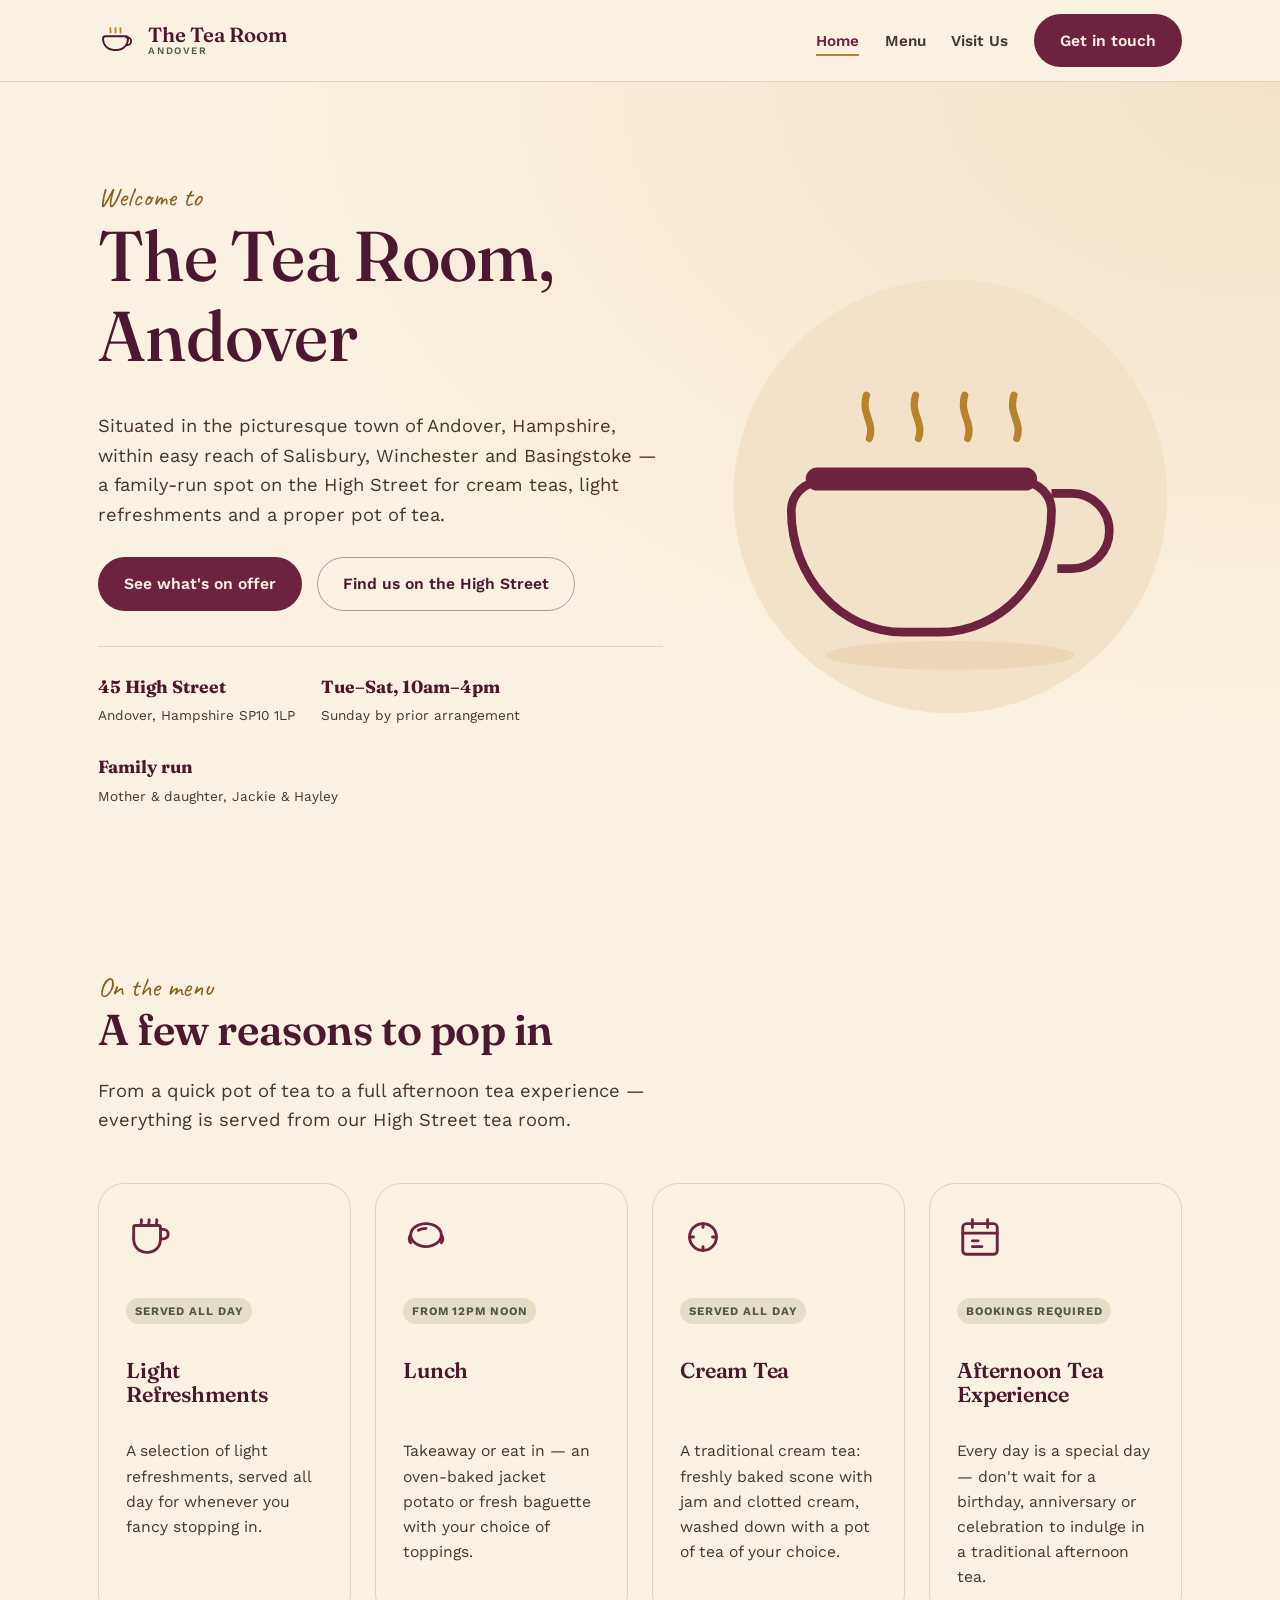
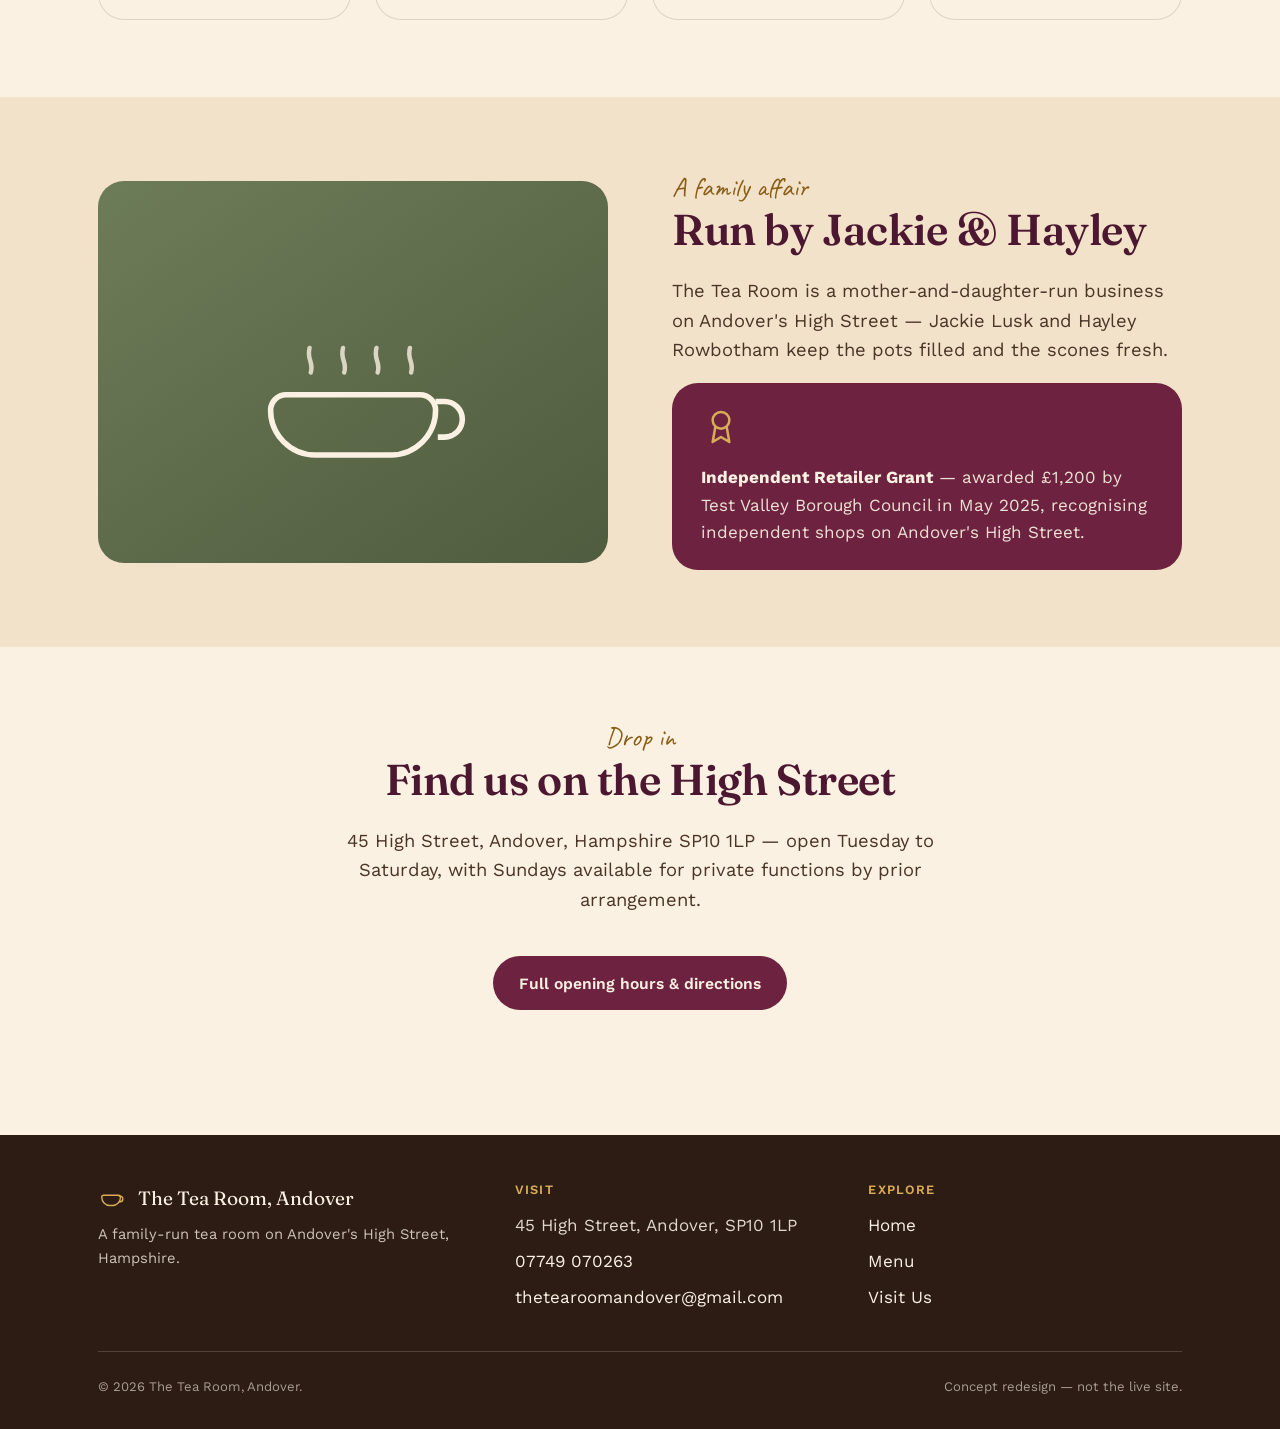
<file: index.html>
<!DOCTYPE html>
<html lang="en">
<head>
<meta charset="UTF-8" />
<meta name="viewport" content="width=device-width, initial-scale=1.0" />
<title>The Tea Room Andover | Traditional Tea Room, 45 High Street</title>
<meta name="description" content="The Tea Room Andover — a family-run tea room on Andover's High Street serving cream teas, light refreshments, lunch and a traditional afternoon tea experience." />
<link rel="icon" href="data:image/svg+xml,%3Csvg xmlns='http://www.w3.org/2000/svg' viewBox='0 0 64 64'%3E%3Crect width='64' height='64' rx='14' fill='%236d2340'/%3E%3Cpath d='M16 28h28a4 4 0 0 1 4 4c0 8-6 15-14 15H26c-8 0-14-7-14-15a4 4 0 0 1 4-4z' fill='none' stroke='%23fbf1e2' stroke-width='3'/%3E%3Cpath d='M44 30h3a5 5 0 0 1 0 10h-2' fill='none' stroke='%23fbf1e2' stroke-width='3'/%3E%3Cpath d='M22 22c1-3-1-4 0-7M30 22c1-3-1-4 0-7M38 22c1-3-1-4 0-7' fill='none' stroke='%23d9ac57' stroke-width='3' stroke-linecap='round'/%3E%3C/svg%3E" />
<link rel="preconnect" href="https://fonts.googleapis.com" />
<link rel="preconnect" href="https://fonts.gstatic.com" crossorigin />
<link href="https://fonts.googleapis.com/css2?family=Fraunces:opsz,wght@9..144,500;9..144,600&family=Caveat:wght@600&family=Work+Sans:wght@400;500;600;700&display=swap" rel="stylesheet" />
<link rel="stylesheet" href="css/styles.css" />
</head>
<body>

<header class="site-header">
  <div class="container">
    <a class="brand" href="index.html">
      <svg viewBox="0 0 64 64" fill="none" xmlns="http://www.w3.org/2000/svg" aria-hidden="true">
        <path d="M12 26h32a4 4 0 0 1 4 4c0 10-7.5 18-17 18h-6c-9.5 0-17-8-17-18a4 4 0 0 1 4-4z" stroke="currentColor" stroke-width="3"/>
        <path d="M44 28h3a6 6 0 0 1 0 12h-2" stroke="currentColor" stroke-width="3"/>
        <path d="M20 20c1-3-1-4 0-7M28 20c1-3-1-4 0-7M36 20c1-3-1-4 0-7" stroke="#b6842a" stroke-width="3" stroke-linecap="round"/>
      </svg>
      <span class="brand-text">The Tea Room<small>Andover</small></span>
    </a>
    <nav class="main-nav" data-open="false" aria-label="Primary">
      <ul>
        <li><a href="index.html" aria-current="page">Home</a></li>
        <li><a href="menu.html">Menu</a></li>
        <li><a href="contact.html">Visit Us</a></li>
      </ul>
      <div class="btn-wrap nav-cta">
        <a class="btn" href="contact.html">Get in touch</a>
      </div>
    </nav>
    <button class="nav-toggle" aria-label="Toggle menu" aria-expanded="false">
      <svg viewBox="0 0 24 24" fill="none" stroke="currentColor" stroke-width="2" stroke-linecap="round"><path d="M3 6h18M3 12h18M3 18h18"/></svg>
    </button>
  </div>
</header>

<main>
  <section class="hero">
    <div class="container">
      <div class="hero-copy" data-reveal>
        <span class="eyebrow">Welcome to</span>
        <h1>The Tea Room, Andover</h1>
        <p class="lede">Situated in the picturesque town of Andover, Hampshire, within easy reach of Salisbury, Winchester and Basingstoke — a family-run spot on the High Street for cream teas, light refreshments and a proper pot of tea.</p>
        <div class="hero-actions">
          <div class="btn-wrap"><a class="btn" href="menu.html">See what's on offer</a></div>
          <div class="btn-wrap"><a class="btn btn-secondary" href="contact.html">Find us on the High Street</a></div>
        </div>
        <div class="hero-facts">
          <div class="hero-fact">
            <strong>45 High Street</strong>
            <span>Andover, Hampshire SP10 1LP</span>
          </div>
          <div class="hero-fact">
            <strong>Tue&ndash;Sat, 10am&ndash;4pm</strong>
            <span>Sunday by prior arrangement</span>
          </div>
          <div class="hero-fact">
            <strong>Family run</strong>
            <span>Mother &amp; daughter, Jackie &amp; Hayley</span>
          </div>
        </div>
      </div>
      <div class="hero-art" data-reveal aria-hidden="true">
        <svg viewBox="0 0 320 320" fill="none" xmlns="http://www.w3.org/2000/svg">
          <circle cx="160" cy="160" r="150" fill="var(--cream-2)"/>
          <path d="M70 150h140a20 20 0 0 1 20 20c0 46-34 84-78 84h-24c-44 0-78-38-78-84a20 20 0 0 1 20-20z" stroke="var(--wine)" stroke-width="6"/>
          <path d="M230 158h14a26 26 0 0 1 0 52h-10" stroke="var(--wine)" stroke-width="6"/>
          <rect x="60" y="140" width="160" height="16" rx="8" fill="var(--wine)"/>
          <path d="M104 120c4-12-6-16-2-30M138 120c4-12-6-16-2-30M172 120c4-12-6-16-2-30M206 120c4-12-6-16-2-30" stroke="var(--gold)" stroke-width="5" stroke-linecap="round"/>
          <ellipse cx="160" cy="270" rx="86" ry="10" fill="var(--cream-3)"/>
        </svg>
      </div>
    </div>
  </section>

  <section aria-labelledby="offer-heading">
    <div class="container">
      <div class="section-head" data-reveal>
        <span class="eyebrow">On the menu</span>
        <h2 id="offer-heading">A few reasons to pop in</h2>
        <p class="lede">From a quick pot of tea to a full afternoon tea experience — everything is served from our High Street tea room.</p>
      </div>
      <div class="card-grid rows-4" data-reveal>
        <article class="card">
          <svg class="card-icon" viewBox="0 0 24 24" fill="none" stroke="currentColor" stroke-width="1.5" stroke-linecap="round" stroke-linejoin="round"><path d="M4 13c0 3.9 2.7 7 7 7s7-3.1 7-7"/><path d="M4 13V7a1 1 0 0 1 1-1h12a1 1 0 0 1 1 1v6"/><path d="M18 8h1.5a2.5 2.5 0 0 1 0 5H18"/><path d="M8 3c.5 1-.5 1.5 0 2.5M12 3c.5 1-.5 1.5 0 2.5M16 3c.5 1-.5 1.5 0 2.5"/></svg>
          <span class="tag">Served all day</span>
          <h3>Light Refreshments</h3>
          <p>A selection of light refreshments, served all day for whenever you fancy stopping in.</p>
        </article>
        <article class="card">
          <svg class="card-icon" viewBox="0 0 24 24" fill="none" stroke="currentColor" stroke-width="1.5" stroke-linecap="round" stroke-linejoin="round"><path d="M4 11c0-3.3 3.6-6 8-6s8 2.7 8 6-3.6 6-8 6-8-2.7-8-6z"/><path d="M4 11c-1 1-1 3 0 4M20 11c1 1 1 3 0 4"/><path d="M8 8.5c1.3-.7 2.7-1 4-1"/></svg>
          <span class="tag">From 12pm noon</span>
          <h3>Lunch</h3>
          <p>Takeaway or eat in — an oven-baked jacket potato or fresh baguette with your choice of toppings.</p>
        </article>
        <article class="card">
          <svg class="card-icon" viewBox="0 0 24 24" fill="none" stroke="currentColor" stroke-width="1.5" stroke-linecap="round" stroke-linejoin="round"><circle cx="12" cy="12" r="7"/><path d="M12 5v2M12 17v2M5 12h2M17 12h2"/></svg>
          <span class="tag">Served all day</span>
          <h3>Cream Tea</h3>
          <p>A traditional cream tea: freshly baked scone with jam and clotted cream, washed down with a pot of tea of your choice.</p>
        </article>
        <article class="card">
          <svg class="card-icon" viewBox="0 0 24 24" fill="none" stroke="currentColor" stroke-width="1.5" stroke-linecap="round" stroke-linejoin="round"><rect x="3" y="5" width="18" height="16" rx="2"/><path d="M3 10h18M8 3v4M16 3v4"/><path d="M8 14h3M8 17h5"/></svg>
          <span class="tag">Bookings required</span>
          <h3>Afternoon Tea Experience</h3>
          <p>Every day is a special day — don't wait for a birthday, anniversary or celebration to indulge in a traditional afternoon tea.</p>
        </article>
      </div>
    </div>
  </section>

  <section class="panel" aria-labelledby="about-heading">
    <div class="container">
      <div class="about-grid">
        <div class="about-art" data-reveal aria-hidden="true">
          <svg viewBox="0 0 200 200" fill="none" xmlns="http://www.w3.org/2000/svg">
            <path d="M40 120h120a14 14 0 0 1 14 14c0 22-18 40-40 40H66c-22 0-40-18-40-40a14 14 0 0 1 14-14z" stroke="currentColor" stroke-width="5"/>
            <path d="M174 126h8a16 16 0 0 1 0 32h-6" stroke="currentColor" stroke-width="5"/>
            <path d="M62 100c3-9-4-12-1-22M92 100c3-9-4-12-1-22M122 100c3-9-4-12-1-22M152 100c3-9-4-12-1-22" stroke="currentColor" stroke-width="4" stroke-linecap="round" opacity=".8"/>
          </svg>
        </div>
        <div data-reveal>
          <span class="eyebrow">A family affair</span>
          <h2 id="about-heading">Run by Jackie &amp; Hayley</h2>
          <p class="lede">The Tea Room is a mother-and-daughter-run business on Andover's High Street — Jackie Lusk and Hayley Rowbotham keep the pots filled and the scones fresh.</p>
          <div class="recognition" data-reveal>
            <svg viewBox="0 0 24 24" fill="none" stroke="currentColor" stroke-width="1.5" stroke-linecap="round" stroke-linejoin="round" aria-hidden="true"><circle cx="12" cy="8" r="5"/><path d="M8.5 12.5 7 21l5-3 5 3-1.5-8.5"/></svg>
            <p><strong>Independent Retailer Grant</strong> — awarded &pound;1,200 by Test Valley Borough Council in May 2025, recognising independent shops on Andover's High Street.</p>
          </div>
        </div>
      </div>
    </div>
  </section>

  <section aria-labelledby="visit-heading">
    <div class="container">
      <div class="section-head center" data-reveal>
        <span class="eyebrow">Drop in</span>
        <h2 id="visit-heading">Find us on the High Street</h2>
        <p class="lede" style="margin-inline:auto;">45 High Street, Andover, Hampshire SP10 1LP — open Tuesday to Saturday, with Sundays available for private functions by prior arrangement.</p>
        <div class="btn-wrap" style="margin-top:1.5rem;"><a class="btn" href="contact.html">Full opening hours &amp; directions</a></div>
      </div>
    </div>
  </section>
</main>

<footer class="site-footer">
  <div class="container">
    <div class="footer-grid">
      <div>
        <div class="footer-brand">
          <svg viewBox="0 0 64 64" fill="none" xmlns="http://www.w3.org/2000/svg" aria-hidden="true">
            <path d="M12 26h32a4 4 0 0 1 4 4c0 10-7.5 18-17 18h-6c-9.5 0-17-8-17-18a4 4 0 0 1 4-4z" stroke="currentColor" stroke-width="3"/>
            <path d="M44 28h3a6 6 0 0 1 0 12h-2" stroke="currentColor" stroke-width="3"/>
          </svg>
          The Tea Room, Andover
        </div>
        <p>A family-run tea room on Andover's High Street, Hampshire.</p>
      </div>
      <div>
        <h4>Visit</h4>
        <ul>
          <li>45 High Street, Andover, SP10 1LP</li>
          <li><a href="tel:07749070263">07749 070263</a></li>
          <li><a href="mailto:thetearoomandover@gmail.com">thetearoomandover@gmail.com</a></li>
        </ul>
      </div>
      <div>
        <h4>Explore</h4>
        <ul>
          <li><a href="index.html">Home</a></li>
          <li><a href="menu.html">Menu</a></li>
          <li><a href="contact.html">Visit Us</a></li>
        </ul>
      </div>
    </div>
    <div class="footer-bottom">
      <span>&copy; 2026 The Tea Room, Andover.</span>
      <span>Concept redesign — not the live site.</span>
    </div>
  </div>
</footer>

<script src="js/main.js"></script>
</body>
</html>
</file>
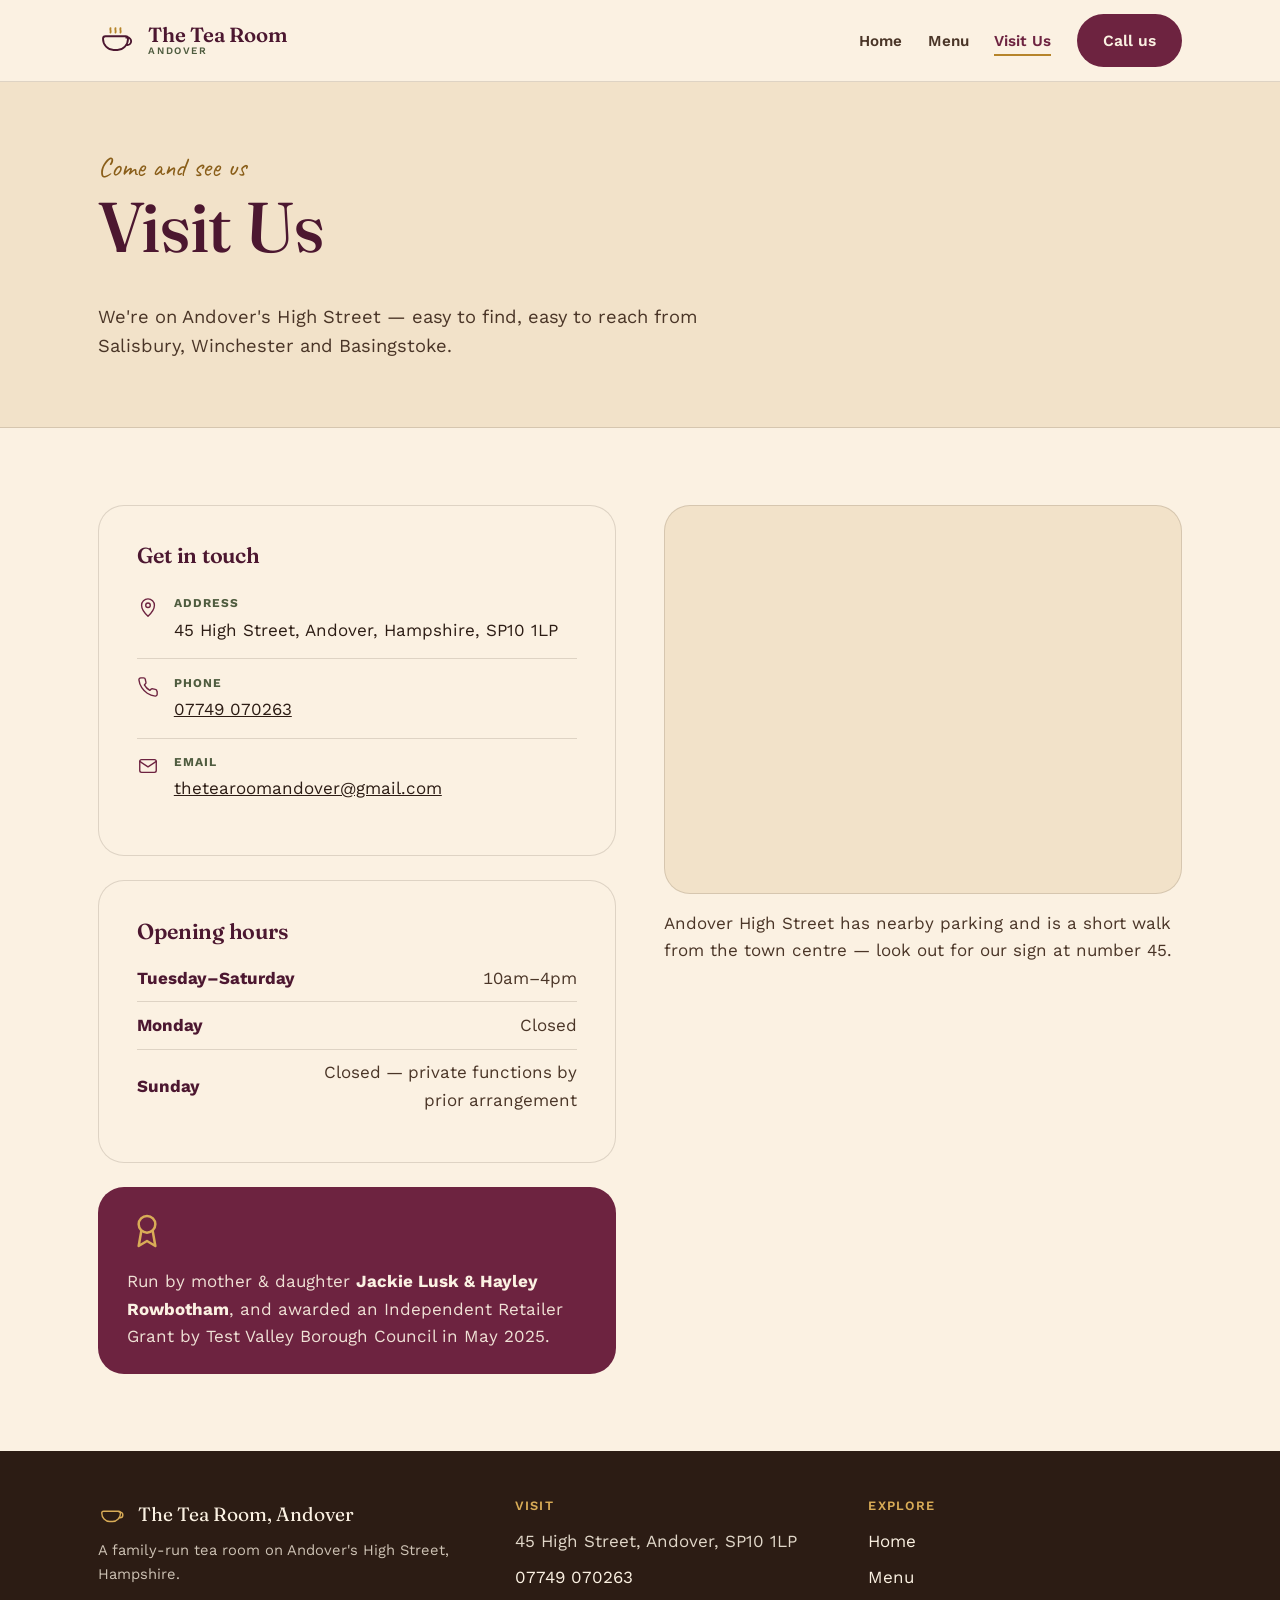
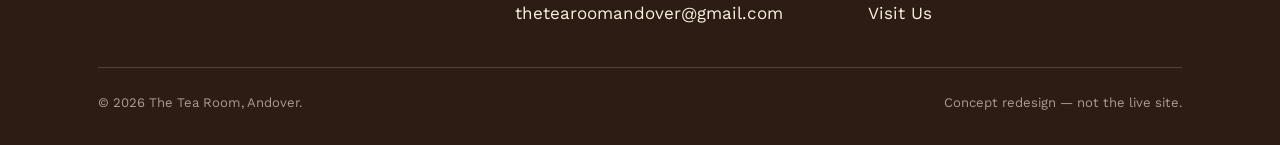
<file: contact.html>
<!DOCTYPE html>
<html lang="en">
<head>
<meta charset="UTF-8" />
<meta name="viewport" content="width=device-width, initial-scale=1.0" />
<title>Visit Us | The Tea Room Andover</title>
<meta name="description" content="Visit The Tea Room Andover at 45 High Street, Andover, Hampshire SP10 1LP. Opening hours, phone, email and directions." />
<link rel="icon" href="data:image/svg+xml,%3Csvg xmlns='http://www.w3.org/2000/svg' viewBox='0 0 64 64'%3E%3Crect width='64' height='64' rx='14' fill='%236d2340'/%3E%3Cpath d='M16 28h28a4 4 0 0 1 4 4c0 8-6 15-14 15H26c-8 0-14-7-14-15a4 4 0 0 1 4-4z' fill='none' stroke='%23fbf1e2' stroke-width='3'/%3E%3Cpath d='M44 30h3a5 5 0 0 1 0 10h-2' fill='none' stroke='%23fbf1e2' stroke-width='3'/%3E%3Cpath d='M22 22c1-3-1-4 0-7M30 22c1-3-1-4 0-7M38 22c1-3-1-4 0-7' fill='none' stroke='%23d9ac57' stroke-width='3' stroke-linecap='round'/%3E%3C/svg%3E" />
<link rel="preconnect" href="https://fonts.googleapis.com" />
<link rel="preconnect" href="https://fonts.gstatic.com" crossorigin />
<link href="https://fonts.googleapis.com/css2?family=Fraunces:opsz,wght@9..144,500;9..144,600&family=Caveat:wght@600&family=Work+Sans:wght@400;500;600;700&display=swap" rel="stylesheet" />
<link rel="stylesheet" href="css/styles.css" />
</head>
<body>

<header class="site-header">
  <div class="container">
    <a class="brand" href="index.html">
      <svg viewBox="0 0 64 64" fill="none" xmlns="http://www.w3.org/2000/svg" aria-hidden="true">
        <path d="M12 26h32a4 4 0 0 1 4 4c0 10-7.5 18-17 18h-6c-9.5 0-17-8-17-18a4 4 0 0 1 4-4z" stroke="currentColor" stroke-width="3"/>
        <path d="M44 28h3a6 6 0 0 1 0 12h-2" stroke="currentColor" stroke-width="3"/>
        <path d="M20 20c1-3-1-4 0-7M28 20c1-3-1-4 0-7M36 20c1-3-1-4 0-7" stroke="#b6842a" stroke-width="3" stroke-linecap="round"/>
      </svg>
      <span class="brand-text">The Tea Room<small>Andover</small></span>
    </a>
    <nav class="main-nav" data-open="false" aria-label="Primary">
      <ul>
        <li><a href="index.html">Home</a></li>
        <li><a href="menu.html">Menu</a></li>
        <li><a href="contact.html" aria-current="page">Visit Us</a></li>
      </ul>
      <div class="btn-wrap nav-cta">
        <a class="btn" href="tel:07749070263">Call us</a>
      </div>
    </nav>
    <button class="nav-toggle" aria-label="Toggle menu" aria-expanded="false">
      <svg viewBox="0 0 24 24" fill="none" stroke="currentColor" stroke-width="2" stroke-linecap="round"><path d="M3 6h18M3 12h18M3 18h18"/></svg>
    </button>
  </div>
</header>

<main>
  <section class="page-hero">
    <div class="container">
      <div data-reveal>
        <span class="eyebrow">Come and see us</span>
        <h1>Visit Us</h1>
        <p class="lede">We're on Andover's High Street — easy to find, easy to reach from Salisbury, Winchester and Basingstoke.</p>
      </div>
    </div>
  </section>

  <section aria-labelledby="contact-heading">
    <div class="container">
      <h2 id="contact-heading" class="visually-hidden">Contact details and opening hours</h2>
      <div class="contact-grid">

        <div data-reveal>
          <div class="contact-card">
            <h3>Get in touch</h3>
            <div class="contact-line">
              <svg viewBox="0 0 24 24" fill="none" stroke="currentColor" stroke-width="1.5" stroke-linecap="round" stroke-linejoin="round" aria-hidden="true"><path d="M12 21s7-6.5 7-12a7 7 0 1 0-14 0c0 5.5 7 12 7 12z"/><circle cx="12" cy="9" r="2.5"/></svg>
              <div>
                <span class="label">Address</span>
                <span>45 High Street, Andover, Hampshire, SP10 1LP</span>
              </div>
            </div>
            <div class="contact-line">
              <svg viewBox="0 0 24 24" fill="none" stroke="currentColor" stroke-width="1.5" stroke-linecap="round" stroke-linejoin="round" aria-hidden="true"><path d="M22 16.9v3a2 2 0 0 1-2.2 2 19.8 19.8 0 0 1-8.6-3.1 19.5 19.5 0 0 1-6-6 19.8 19.8 0 0 1-3.1-8.6A2 2 0 0 1 4.1 2h3a2 2 0 0 1 2 1.7c.1.9.3 1.8.6 2.7a2 2 0 0 1-.5 2.1L8 9.7a16 16 0 0 0 6 6l1.2-1.2a2 2 0 0 1 2.1-.5c.9.3 1.8.5 2.7.6a2 2 0 0 1 1.7 2.1z"/></svg>
              <div>
                <span class="label">Phone</span>
                <a href="tel:07749070263">07749 070263</a>
              </div>
            </div>
            <div class="contact-line">
              <svg viewBox="0 0 24 24" fill="none" stroke="currentColor" stroke-width="1.5" stroke-linecap="round" stroke-linejoin="round" aria-hidden="true"><rect x="3" y="5" width="18" height="14" rx="2"/><path d="m3 7 9 6 9-6"/></svg>
              <div>
                <span class="label">Email</span>
                <a href="mailto:thetearoomandover@gmail.com">thetearoomandover@gmail.com</a>
              </div>
            </div>
          </div>

          <div class="contact-card" style="margin-top:1.5rem;">
            <h3>Opening hours</h3>
            <table class="hours-table">
              <tbody>
                <tr><td>Tuesday&ndash;Saturday</td><td>10am&ndash;4pm</td></tr>
                <tr><td>Monday</td><td>Closed</td></tr>
                <tr><td>Sunday</td><td>Closed &mdash; private functions by prior arrangement</td></tr>
              </tbody>
            </table>
          </div>

          <div class="recognition" data-reveal style="margin-top:1.5rem;">
            <svg viewBox="0 0 24 24" fill="none" stroke="currentColor" stroke-width="1.5" stroke-linecap="round" stroke-linejoin="round" aria-hidden="true"><circle cx="12" cy="8" r="5"/><path d="M8.5 12.5 7 21l5-3 5 3-1.5-8.5"/></svg>
            <p>Run by mother &amp; daughter <strong>Jackie Lusk &amp; Hayley Rowbotham</strong>, and awarded an Independent Retailer Grant by Test Valley Borough Council in May 2025.</p>
          </div>
        </div>

        <div data-reveal>
          <div class="map-wrap">
            <iframe
              title="Map showing The Tea Room, 45 High Street, Andover, SP10 1LP"
              src="https://www.google.com/maps?q=45+High+Street,+Andover,+SP10+1LP&output=embed"
              loading="lazy"
              referrerpolicy="no-referrer-when-downgrade"
            ></iframe>
          </div>
          <p style="margin-top:1rem; color: var(--ink-soft);">Andover High Street has nearby parking and is a short walk from the town centre — look out for our sign at number 45.</p>
        </div>

      </div>
    </div>
  </section>
</main>

<footer class="site-footer">
  <div class="container">
    <div class="footer-grid">
      <div>
        <div class="footer-brand">
          <svg viewBox="0 0 64 64" fill="none" xmlns="http://www.w3.org/2000/svg" aria-hidden="true">
            <path d="M12 26h32a4 4 0 0 1 4 4c0 10-7.5 18-17 18h-6c-9.5 0-17-8-17-18a4 4 0 0 1 4-4z" stroke="currentColor" stroke-width="3"/>
            <path d="M44 28h3a6 6 0 0 1 0 12h-2" stroke="currentColor" stroke-width="3"/>
          </svg>
          The Tea Room, Andover
        </div>
        <p>A family-run tea room on Andover's High Street, Hampshire.</p>
      </div>
      <div>
        <h4>Visit</h4>
        <ul>
          <li>45 High Street, Andover, SP10 1LP</li>
          <li><a href="tel:07749070263">07749 070263</a></li>
          <li><a href="mailto:thetearoomandover@gmail.com">thetearoomandover@gmail.com</a></li>
        </ul>
      </div>
      <div>
        <h4>Explore</h4>
        <ul>
          <li><a href="index.html">Home</a></li>
          <li><a href="menu.html">Menu</a></li>
          <li><a href="contact.html">Visit Us</a></li>
        </ul>
      </div>
    </div>
    <div class="footer-bottom">
      <span>&copy; 2026 The Tea Room, Andover.</span>
      <span>Concept redesign — not the live site.</span>
    </div>
  </div>
</footer>

<script src="js/main.js"></script>
</body>
</html>
</file>
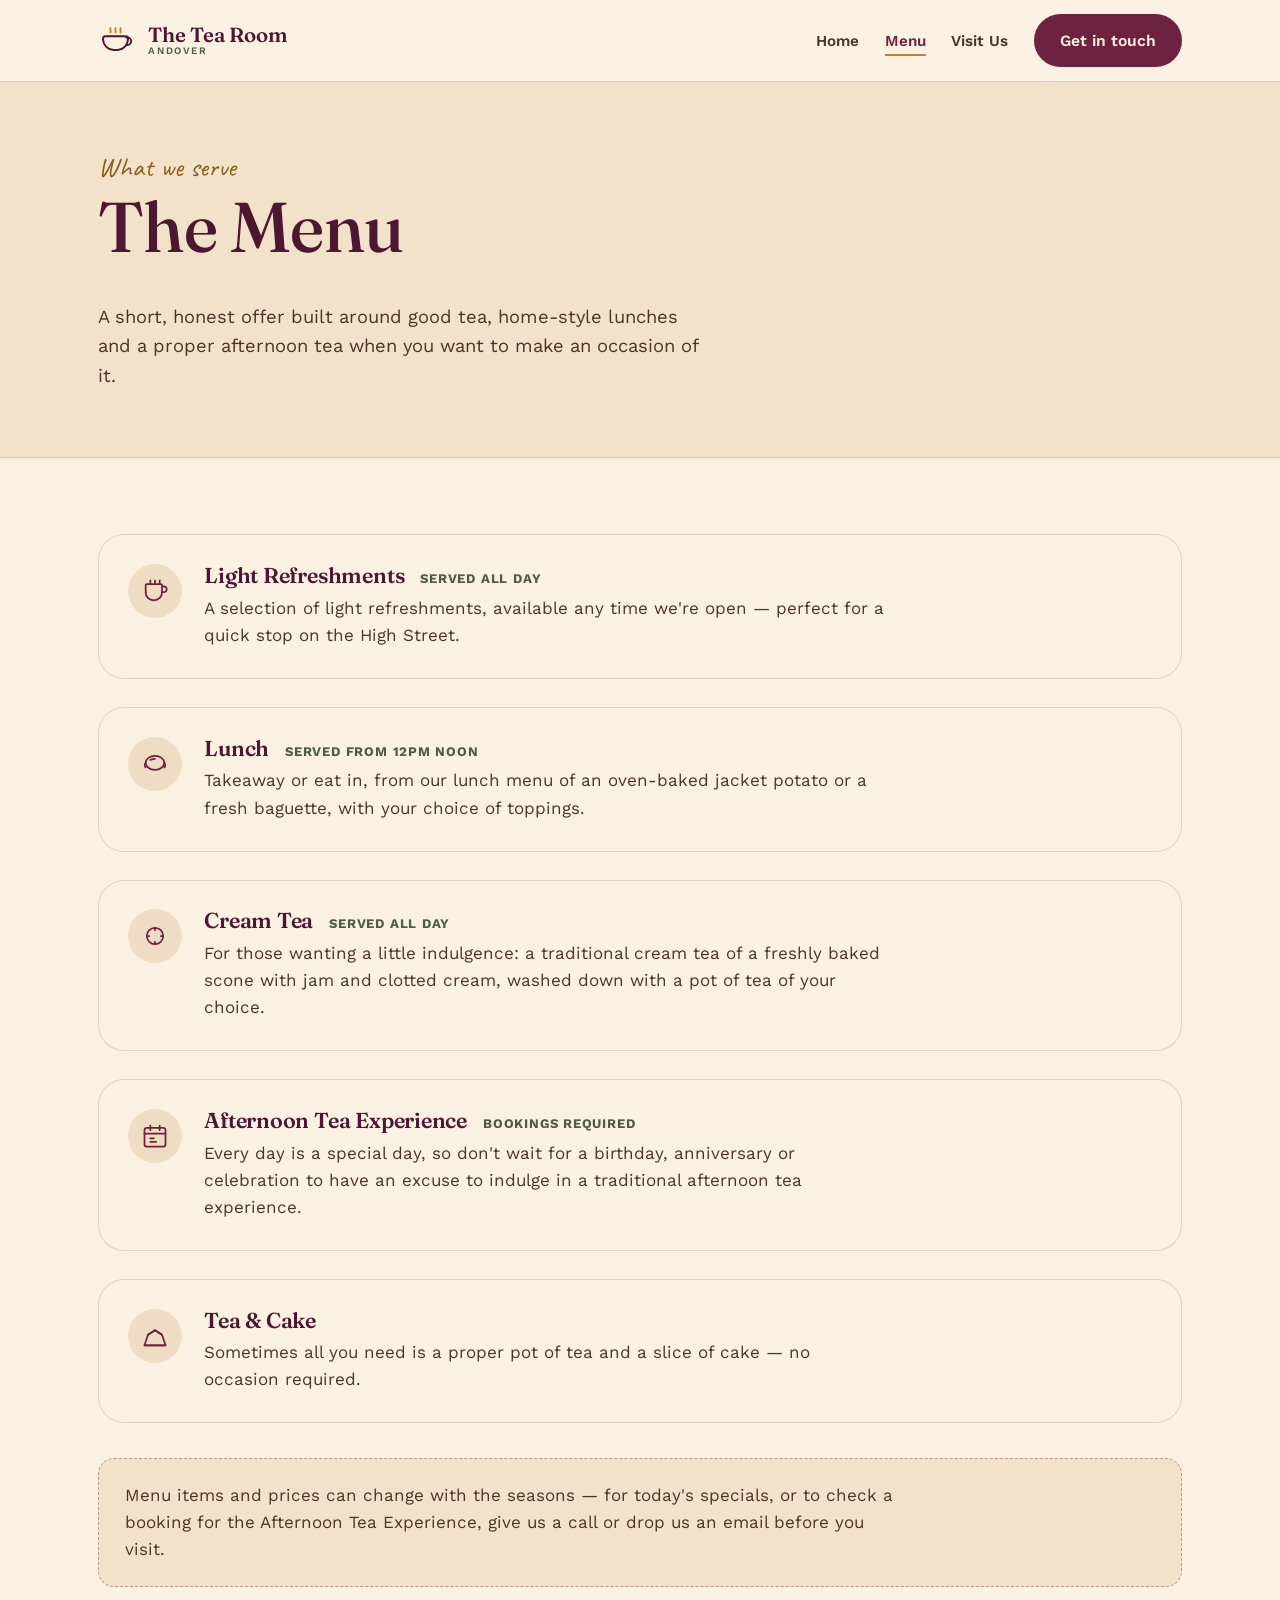
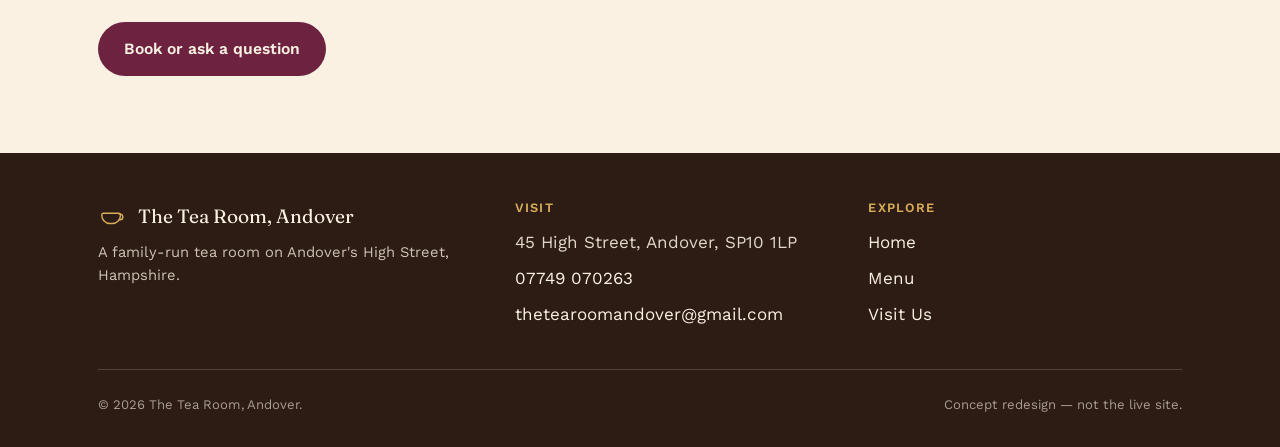
<file: menu.html>
<!DOCTYPE html>
<html lang="en">
<head>
<meta charset="UTF-8" />
<meta name="viewport" content="width=device-width, initial-scale=1.0" />
<title>Menu | The Tea Room Andover</title>
<meta name="description" content="What's on offer at The Tea Room Andover: light refreshments, lunch, cream tea, afternoon tea experience and tea &amp; cake, served on Andover's High Street." />
<link rel="icon" href="data:image/svg+xml,%3Csvg xmlns='http://www.w3.org/2000/svg' viewBox='0 0 64 64'%3E%3Crect width='64' height='64' rx='14' fill='%236d2340'/%3E%3Cpath d='M16 28h28a4 4 0 0 1 4 4c0 8-6 15-14 15H26c-8 0-14-7-14-15a4 4 0 0 1 4-4z' fill='none' stroke='%23fbf1e2' stroke-width='3'/%3E%3Cpath d='M44 30h3a5 5 0 0 1 0 10h-2' fill='none' stroke='%23fbf1e2' stroke-width='3'/%3E%3Cpath d='M22 22c1-3-1-4 0-7M30 22c1-3-1-4 0-7M38 22c1-3-1-4 0-7' fill='none' stroke='%23d9ac57' stroke-width='3' stroke-linecap='round'/%3E%3C/svg%3E" />
<link rel="preconnect" href="https://fonts.googleapis.com" />
<link rel="preconnect" href="https://fonts.gstatic.com" crossorigin />
<link href="https://fonts.googleapis.com/css2?family=Fraunces:opsz,wght@9..144,500;9..144,600&family=Caveat:wght@600&family=Work+Sans:wght@400;500;600;700&display=swap" rel="stylesheet" />
<link rel="stylesheet" href="css/styles.css" />
</head>
<body>

<header class="site-header">
  <div class="container">
    <a class="brand" href="index.html">
      <svg viewBox="0 0 64 64" fill="none" xmlns="http://www.w3.org/2000/svg" aria-hidden="true">
        <path d="M12 26h32a4 4 0 0 1 4 4c0 10-7.5 18-17 18h-6c-9.5 0-17-8-17-18a4 4 0 0 1 4-4z" stroke="currentColor" stroke-width="3"/>
        <path d="M44 28h3a6 6 0 0 1 0 12h-2" stroke="currentColor" stroke-width="3"/>
        <path d="M20 20c1-3-1-4 0-7M28 20c1-3-1-4 0-7M36 20c1-3-1-4 0-7" stroke="#b6842a" stroke-width="3" stroke-linecap="round"/>
      </svg>
      <span class="brand-text">The Tea Room<small>Andover</small></span>
    </a>
    <nav class="main-nav" data-open="false" aria-label="Primary">
      <ul>
        <li><a href="index.html">Home</a></li>
        <li><a href="menu.html" aria-current="page">Menu</a></li>
        <li><a href="contact.html">Visit Us</a></li>
      </ul>
      <div class="btn-wrap nav-cta">
        <a class="btn" href="contact.html">Get in touch</a>
      </div>
    </nav>
    <button class="nav-toggle" aria-label="Toggle menu" aria-expanded="false">
      <svg viewBox="0 0 24 24" fill="none" stroke="currentColor" stroke-width="2" stroke-linecap="round"><path d="M3 6h18M3 12h18M3 18h18"/></svg>
    </button>
  </div>
</header>

<main>
  <section class="page-hero">
    <div class="container">
      <div data-reveal>
        <span class="eyebrow">What we serve</span>
        <h1>The Menu</h1>
        <p class="lede">A short, honest offer built around good tea, home-style lunches and a proper afternoon tea when you want to make an occasion of it.</p>
      </div>
    </div>
  </section>

  <section aria-labelledby="menu-heading">
    <div class="container">
      <h2 id="menu-heading" class="visually-hidden">Our offer</h2>
      <div class="menu-list" data-reveal>

        <article class="menu-item">
          <div class="icon-badge">
            <svg viewBox="0 0 24 24" fill="none" stroke="currentColor" stroke-width="1.5" stroke-linecap="round" stroke-linejoin="round"><path d="M4 13c0 3.9 2.7 7 7 7s7-3.1 7-7"/><path d="M4 13V7a1 1 0 0 1 1-1h12a1 1 0 0 1 1 1v6"/><path d="M18 8h1.5a2.5 2.5 0 0 1 0 5H18"/><path d="M8 3c.5 1-.5 1.5 0 2.5M12 3c.5 1-.5 1.5 0 2.5M16 3c.5 1-.5 1.5 0 2.5"/></svg>
          </div>
          <div class="menu-item-body">
            <div class="menu-item-head">
              <h3>Light Refreshments</h3>
              <span class="when">Served all day</span>
            </div>
            <p>A selection of light refreshments, available any time we're open — perfect for a quick stop on the High Street.</p>
          </div>
        </article>

        <article class="menu-item">
          <div class="icon-badge">
            <svg viewBox="0 0 24 24" fill="none" stroke="currentColor" stroke-width="1.5" stroke-linecap="round" stroke-linejoin="round"><path d="M4 11c0-3.3 3.6-6 8-6s8 2.7 8 6-3.6 6-8 6-8-2.7-8-6z"/><path d="M4 11c-1 1-1 3 0 4M20 11c1 1 1 3 0 4"/><path d="M8 8.5c1.3-.7 2.7-1 4-1"/></svg>
          </div>
          <div class="menu-item-body">
            <div class="menu-item-head">
              <h3>Lunch</h3>
              <span class="when">Served from 12pm noon</span>
            </div>
            <p>Takeaway or eat in, from our lunch menu of an oven-baked jacket potato or a fresh baguette, with your choice of toppings.</p>
          </div>
        </article>

        <article class="menu-item">
          <div class="icon-badge">
            <svg viewBox="0 0 24 24" fill="none" stroke="currentColor" stroke-width="1.5" stroke-linecap="round" stroke-linejoin="round"><circle cx="12" cy="12" r="7"/><path d="M12 5v2M12 17v2M5 12h2M17 12h2"/></svg>
          </div>
          <div class="menu-item-body">
            <div class="menu-item-head">
              <h3>Cream Tea</h3>
              <span class="when">Served all day</span>
            </div>
            <p>For those wanting a little indulgence: a traditional cream tea of a freshly baked scone with jam and clotted cream, washed down with a pot of tea of your choice.</p>
          </div>
        </article>

        <article class="menu-item">
          <div class="icon-badge">
            <svg viewBox="0 0 24 24" fill="none" stroke="currentColor" stroke-width="1.5" stroke-linecap="round" stroke-linejoin="round"><rect x="3" y="5" width="18" height="16" rx="2"/><path d="M3 10h18M8 3v4M16 3v4"/><path d="M8 14h3M8 17h5"/></svg>
          </div>
          <div class="menu-item-body">
            <div class="menu-item-head">
              <h3>Afternoon Tea Experience</h3>
              <span class="when">Bookings required</span>
            </div>
            <p>Every day is a special day, so don't wait for a birthday, anniversary or celebration to have an excuse to indulge in a traditional afternoon tea experience.</p>
          </div>
        </article>

        <article class="menu-item">
          <div class="icon-badge">
            <svg viewBox="0 0 24 24" fill="none" stroke="currentColor" stroke-width="1.5" stroke-linecap="round" stroke-linejoin="round"><path d="M3 20l3-9 6-4 6 4 3 9z"/><path d="M6 11l6-4 6 4"/><path d="M3 20h18"/></svg>
          </div>
          <div class="menu-item-body">
            <div class="menu-item-head">
              <h3>Tea &amp; Cake</h3>
            </div>
            <p>Sometimes all you need is a proper pot of tea and a slice of cake — no occasion required.</p>
          </div>
        </article>

      </div>

      <div class="note-box" data-reveal>
        <p>Menu items and prices can change with the seasons — for today's specials, or to check a booking for the Afternoon Tea Experience, give us a call or drop us an email before you visit.</p>
      </div>

      <div class="btn-wrap" data-reveal style="margin-top:2.2rem;">
        <a class="btn" href="contact.html">Book or ask a question</a>
      </div>
    </div>
  </section>
</main>

<footer class="site-footer">
  <div class="container">
    <div class="footer-grid">
      <div>
        <div class="footer-brand">
          <svg viewBox="0 0 64 64" fill="none" xmlns="http://www.w3.org/2000/svg" aria-hidden="true">
            <path d="M12 26h32a4 4 0 0 1 4 4c0 10-7.5 18-17 18h-6c-9.5 0-17-8-17-18a4 4 0 0 1 4-4z" stroke="currentColor" stroke-width="3"/>
            <path d="M44 28h3a6 6 0 0 1 0 12h-2" stroke="currentColor" stroke-width="3"/>
          </svg>
          The Tea Room, Andover
        </div>
        <p>A family-run tea room on Andover's High Street, Hampshire.</p>
      </div>
      <div>
        <h4>Visit</h4>
        <ul>
          <li>45 High Street, Andover, SP10 1LP</li>
          <li><a href="tel:07749070263">07749 070263</a></li>
          <li><a href="mailto:thetearoomandover@gmail.com">thetearoomandover@gmail.com</a></li>
        </ul>
      </div>
      <div>
        <h4>Explore</h4>
        <ul>
          <li><a href="index.html">Home</a></li>
          <li><a href="menu.html">Menu</a></li>
          <li><a href="contact.html">Visit Us</a></li>
        </ul>
      </div>
    </div>
    <div class="footer-bottom">
      <span>&copy; 2026 The Tea Room, Andover.</span>
      <span>Concept redesign — not the live site.</span>
    </div>
  </div>
</footer>

<script src="js/main.js"></script>
</body>
</html>
</file>
<file: css/styles.css>
/* =========================================================
   The Tea Room (Andover) — shared stylesheet
   Palette: warm cream + deep wine + sage + antique gold,
   evoking a proper English tea room without leaning on stock photography.
   ========================================================= */

@view-transition {
  navigation: auto;
}

:root {
  --cream: #fbf1e2;
  --cream-2: #f2e2c9;
  --cream-3: #ecd8b8;
  --ink: #2c1c14;
  --ink-soft: #4a3527;
  --wine: #6d2340;
  --wine-deep: #4c1730;
  --sage: #6d7c58;
  --sage-deep: #4f5c3f;
  --gold: #b6842a;
  --gold-soft: #d9ac57;
  --gold-ink: #8a5e19;
  --line: color-mix(in oklch, var(--ink) 14%, transparent);
  --shadow-soft: 0 18px 40px -22px color-mix(in oklch, var(--ink) 55%, transparent);
  --radius-lg: 26px;
  --radius-md: 16px;
  --radius-sm: 10px;
  --maxw: 1180px;
  --font-display: "Fraunces", "Iowan Old Style", Georgia, serif;
  --font-script: "Caveat", cursive;
  --font-body: "Work Sans", "Segoe UI", system-ui, sans-serif;
}

* {
  box-sizing: border-box;
}

html {
  scroll-behavior: smooth;
}

@media (prefers-reduced-motion: reduce) {
  html {
    scroll-behavior: auto;
  }
}

body {
  margin: 0;
  background: var(--cream);
  color: var(--ink);
  font-family: var(--font-body);
  font-size: 17px;
  line-height: 1.6;
  -webkit-font-smoothing: antialiased;
}

img {
  max-width: 100%;
  display: block;
}

a {
  color: inherit;
}

::selection {
  background: var(--gold-soft);
  color: var(--ink);
}

/* thin custom scrollbars on internally-scrolling elements */
.hscroll {
  scrollbar-width: thin;
  scrollbar-color: var(--wine) var(--cream-2);
}
.hscroll::-webkit-scrollbar {
  height: 8px;
}
.hscroll::-webkit-scrollbar-track {
  background: var(--cream-2);
  border-radius: 8px;
}
.hscroll::-webkit-scrollbar-thumb {
  background: var(--wine);
  border-radius: 8px;
}

h1,
h2,
h3,
h4 {
  font-family: var(--font-display);
  font-weight: 600;
  line-height: 1.14;
  margin: 0 0 0.5em;
  color: var(--wine-deep);
  letter-spacing: -0.01em;
}

h1 {
  font-size: clamp(2.6rem, 5vw + 1rem, 4.4rem);
  font-weight: 500;
}

h2 {
  font-size: clamp(1.9rem, 2.6vw + 1rem, 2.7rem);
}

h3 {
  font-size: 1.35rem;
}

p {
  margin: 0 0 1em;
  max-width: 62ch;
}

.eyebrow {
  font-family: var(--font-script);
  font-size: 1.7rem;
  color: var(--gold-ink);
  display: inline-block;
  margin-bottom: 0.15em;
  line-height: 1;
}

.lede {
  font-size: 1.15rem;
  color: var(--ink-soft);
  max-width: 56ch;
}

.container {
  max-width: var(--maxw);
  margin-inline: auto;
  padding-inline: clamp(1.25rem, 4vw, 3rem);
}

/* ---------- buttons ---------- */
.btn {
  --btn-bg: var(--wine);
  display: inline-flex;
  align-items: center;
  gap: 0.5em;
  padding: 0.85em 1.6em;
  border-radius: 999px;
  background: var(--btn-bg);
  color: var(--cream);
  font-weight: 600;
  font-size: 0.98rem;
  text-decoration: none;
  border: 1px solid transparent;
  cursor: pointer;
  isolation: isolate;
}

.btn-wrap {
  display: inline-block;
  transition: transform 0.25s ease;
}
.btn-wrap:hover {
  transform: translateY(-2px);
}
.btn-wrap:active {
  transform: translateY(0);
}

.btn-secondary {
  --btn-bg: transparent;
  color: var(--wine-deep);
  border-color: color-mix(in oklch, var(--wine) 45%, transparent);
}

.btn-on-dark.btn-secondary {
  color: var(--cream);
  border-color: color-mix(in oklch, var(--cream) 55%, transparent);
}

/* ---------- header / nav ---------- */
.site-header {
  position: sticky;
  top: 0;
  z-index: 40;
  background: color-mix(in oklch, var(--cream) 92%, transparent);
  backdrop-filter: blur(10px);
  border-bottom: 1px solid var(--line);
}

.site-header .container {
  display: flex;
  align-items: center;
  justify-content: space-between;
  gap: 1.5rem;
  padding-block: 0.85rem;
}

.brand {
  display: flex;
  align-items: center;
  gap: 0.65rem;
  text-decoration: none;
  color: var(--wine-deep);
  min-width: 0;
}

.brand svg {
  flex-shrink: 0;
  width: 40px;
  height: 40px;
}

.brand-text {
  font-family: var(--font-display);
  font-size: 1.28rem;
  font-weight: 600;
  line-height: 1.1;
  overflow-wrap: anywhere;
}

.brand-text small {
  display: block;
  font-family: var(--font-body);
  font-size: 0.62rem;
  letter-spacing: 0.16em;
  text-transform: uppercase;
  color: var(--sage-deep);
  font-weight: 600;
}

.main-nav {
  display: flex;
  align-items: center;
  gap: clamp(1rem, 2vw, 2.1rem);
}

.main-nav ul {
  list-style: none;
  display: flex;
  gap: clamp(1rem, 2vw, 2.1rem);
  margin: 0;
  padding: 0;
}

.main-nav ul a {
  text-decoration: none;
  font-weight: 600;
  font-size: 0.95rem;
  color: var(--ink-soft);
  position: relative;
  padding-block: 0.25rem;
}

.main-nav ul a[aria-current="page"] {
  color: var(--wine);
}

.main-nav ul a::after {
  content: "";
  position: absolute;
  left: 0;
  right: 100%;
  bottom: -2px;
  height: 2px;
  background: var(--gold);
  transition: right 0.25s ease;
}

.main-nav ul a:hover::after,
.main-nav ul a[aria-current="page"]::after {
  right: 0;
}

.nav-cta {
  display: none;
}

@media (min-width: 640px) {
  .nav-cta {
    display: inline-flex;
  }
}

.nav-toggle {
  display: inline-flex;
  align-items: center;
  justify-content: center;
  width: 44px;
  height: 44px;
  border-radius: 10px;
  border: 1px solid var(--line);
  background: transparent;
  color: var(--ink-soft);
  cursor: pointer;
}

.nav-toggle svg {
  width: 22px;
  height: 22px;
}

@media (min-width: 860px) {
  .nav-toggle {
    display: none;
  }
}

@media (max-width: 859px) {
  .main-nav {
    position: fixed;
    inset: 0 0 auto auto;
    top: var(--header-h, 66px);
    width: min(78vw, 320px);
    height: calc(100vh - var(--header-h, 66px));
    background: var(--cream);
    border-left: 1px solid var(--line);
    flex-direction: column;
    align-items: flex-start;
    padding: 2rem 1.75rem;
    transform: translateX(100%);
    transition: transform 0.3s ease;
    box-shadow: var(--shadow-soft);
  }
  .main-nav[data-open="true"] {
    transform: translateX(0);
  }
  .main-nav ul {
    flex-direction: column;
    gap: 1.4rem;
    width: 100%;
  }
  .main-nav .nav-cta {
    display: inline-flex;
    margin-top: 1.6rem;
  }
}

/* ---------- hero ---------- */
.hero {
  position: relative;
  overflow: hidden;
  padding-block: clamp(3.5rem, 8vw, 6.5rem) clamp(3rem, 7vw, 5.5rem);
  background: radial-gradient(ellipse at top right, var(--cream-2), var(--cream) 60%);
}

.hero .container {
  display: grid;
  gap: clamp(2rem, 5vw, 3.5rem);
  grid-template-columns: 1.1fr 0.9fr;
  align-items: center;
}

@media (max-width: 780px) {
  .hero .container {
    grid-template-columns: 1fr;
  }
}

.hero-copy p.lede {
  margin-top: 1rem;
}

.hero-actions {
  display: flex;
  flex-wrap: wrap;
  gap: 0.9rem;
  margin-top: 1.75rem;
}

.hero-facts {
  display: flex;
  flex-wrap: wrap;
  gap: 1.6rem;
  margin-top: 2.2rem;
  padding-top: 1.6rem;
  border-top: 1px solid var(--line);
}

.hero-fact {
  min-width: 0;
}

.hero-fact strong {
  display: block;
  font-family: var(--font-display);
  color: var(--wine-deep);
  font-size: 1.1rem;
}

.hero-fact span {
  font-size: 0.85rem;
  color: var(--ink-soft);
}

/* Decorative teacup illustration, no photography used */
.hero-art {
  position: relative;
  aspect-ratio: 1 / 1;
  display: grid;
  place-items: center;
}

.hero-art svg {
  width: 100%;
  height: 100%;
}

/* ---------- section scaffolding ---------- */
section {
  padding-block: clamp(3rem, 6vw, 5rem);
}

.section-head {
  max-width: 62ch;
  margin-bottom: clamp(2rem, 4vw, 3rem);
}

.section-head.center {
  margin-inline: auto;
  text-align: center;
}

.panel {
  background: var(--cream-2);
}

.divider {
  width: 100%;
  height: 34px;
  display: block;
  color: var(--gold);
}

/* ---------- offer / card grid ---------- */
.card-grid {
  display: grid;
  grid-template-columns: repeat(auto-fit, minmax(240px, 1fr));
  gap: 1.5rem;
  grid-template-rows: subgrid;
}

.card-grid.rows-4 {
  grid-template-rows: auto auto auto auto;
}

.card {
  display: grid;
  grid-template-rows: subgrid;
  grid-row: span 4;
  background: var(--cream);
  border: 1px solid var(--line);
  border-radius: var(--radius-lg);
  padding: 1.9rem 1.7rem;
  min-width: 0;
}

.card .card-icon {
  width: 46px;
  height: 46px;
  color: var(--wine);
  margin-bottom: 0.9rem;
}

.card h3 {
  margin-bottom: 0.4rem;
  overflow-wrap: anywhere;
}

.card .tag {
  display: inline-block;
  font-size: 0.72rem;
  font-weight: 700;
  letter-spacing: 0.08em;
  text-transform: uppercase;
  color: var(--sage-deep);
  background: color-mix(in oklch, var(--sage) 16%, var(--cream));
  padding: 0.3em 0.75em;
  border-radius: 999px;
  margin-bottom: 0.7rem;
  width: fit-content;
}

.card p {
  color: var(--ink-soft);
  font-size: 0.98rem;
  margin-bottom: 0;
}

/* ---------- recognition strip ---------- */
.recognition {
  display: flex;
  align-items: center;
  gap: 1.1rem;
  background: var(--wine);
  color: var(--cream);
  border-radius: var(--radius-lg);
  padding: 1.5rem 1.8rem;
  flex-wrap: wrap;
}

.recognition svg {
  width: 40px;
  height: 40px;
  flex-shrink: 0;
  color: var(--gold-soft);
}

.recognition p {
  margin: 0;
  color: color-mix(in oklch, var(--cream) 92%, transparent);
  min-width: 0;
  overflow-wrap: anywhere;
}

.recognition strong {
  color: var(--cream);
}

/* ---------- about / people ---------- */
.about-grid {
  display: grid;
  grid-template-columns: 1fr 1fr;
  gap: clamp(2rem, 5vw, 4rem);
  align-items: center;
}

@media (max-width: 780px) {
  .about-grid {
    grid-template-columns: 1fr;
  }
}

.about-art {
  aspect-ratio: 4 / 3;
  border-radius: var(--radius-lg);
  background: linear-gradient(in oklch 145deg, var(--sage) 0%, var(--sage-deep) 100%);
  display: grid;
  place-items: center;
  padding: 2rem;
}

.about-art svg {
  width: 70%;
  height: 70%;
  color: var(--cream);
}

/* ---------- menu page specifics ---------- */
.menu-list {
  display: grid;
  gap: 1.75rem;
}

.menu-item {
  display: grid;
  grid-template-columns: auto 1fr;
  gap: 1.4rem;
  padding: 1.8rem;
  background: var(--cream);
  border: 1px solid var(--line);
  border-radius: var(--radius-lg);
  min-width: 0;
}

.menu-item .icon-badge {
  width: 54px;
  height: 54px;
  border-radius: 50%;
  background: color-mix(in oklch, var(--gold) 18%, var(--cream));
  display: grid;
  place-items: center;
  flex-shrink: 0;
}

.menu-item .icon-badge svg {
  width: 28px;
  height: 28px;
  color: var(--wine);
}

.menu-item-body {
  min-width: 0;
}

.menu-item-head {
  display: flex;
  flex-wrap: wrap;
  align-items: baseline;
  gap: 0.6rem 1rem;
  margin-bottom: 0.35rem;
}

.menu-item-head h3 {
  margin: 0;
  overflow-wrap: anywhere;
}

.menu-item-head .when {
  font-size: 0.82rem;
  font-weight: 700;
  color: var(--sage-deep);
  text-transform: uppercase;
  letter-spacing: 0.06em;
}

.menu-item p {
  color: var(--ink-soft);
  margin-bottom: 0;
  overflow-wrap: anywhere;
}

.note-box {
  background: var(--cream-2);
  border: 1px dashed color-mix(in oklch, var(--wine) 40%, transparent);
  border-radius: var(--radius-md);
  padding: 1.4rem 1.6rem;
  margin-top: 2.2rem;
}

.note-box p {
  margin: 0;
  color: var(--ink-soft);
  max-width: 70ch;
}

/* ---------- contact page ---------- */
.contact-grid {
  display: grid;
  grid-template-columns: 1fr 1fr;
  gap: clamp(2rem, 4vw, 3rem);
  align-items: start;
}

@media (max-width: 860px) {
  .contact-grid {
    grid-template-columns: 1fr;
  }
}

.contact-card {
  background: var(--cream);
  border: 1px solid var(--line);
  border-radius: var(--radius-lg);
  padding: clamp(1.6rem, 3vw, 2.4rem);
  min-width: 0;
}

.contact-line {
  display: flex;
  gap: 0.9rem;
  align-items: flex-start;
  padding-block: 0.9rem;
  border-bottom: 1px solid var(--line);
  min-width: 0;
}

.contact-line:last-child {
  border-bottom: none;
}

.contact-line svg {
  width: 22px;
  height: 22px;
  color: var(--wine);
  flex-shrink: 0;
  margin-top: 0.15rem;
}

.contact-line a,
.contact-line span {
  overflow-wrap: anywhere;
  word-break: break-word;
  min-width: 0;
}

.contact-line .label {
  display: block;
  font-size: 0.75rem;
  text-transform: uppercase;
  letter-spacing: 0.08em;
  color: var(--sage-deep);
  font-weight: 700;
  margin-bottom: 0.2rem;
}

.hours-table {
  width: 100%;
  border-collapse: collapse;
  font-variant-numeric: tabular-nums;
}

.hours-table td {
  padding: 0.6rem 0;
  border-bottom: 1px solid var(--line);
  min-width: 0;
  overflow-wrap: anywhere;
}

.hours-table tr:last-child td {
  border-bottom: none;
}

.hours-table td:first-child {
  font-weight: 700;
  color: var(--wine-deep);
  padding-right: 1rem;
  white-space: nowrap;
}

.hours-table td:last-child {
  text-align: right;
  color: var(--ink-soft);
}

.map-wrap {
  border-radius: var(--radius-lg);
  overflow: hidden;
  border: 1px solid var(--line);
  aspect-ratio: 4 / 3;
  background: var(--cream-2);
}

.map-wrap iframe {
  width: 100%;
  height: 100%;
  border: 0;
  display: block;
}

/* ---------- footer ---------- */
.site-footer {
  background: var(--ink);
  color: color-mix(in oklch, var(--cream) 88%, transparent);
  padding-block: 3rem 2rem;
}

.site-footer a {
  color: var(--cream);
  text-decoration: none;
}

.footer-grid {
  display: grid;
  grid-template-columns: 1.2fr 1fr 1fr;
  gap: 2.5rem;
}

@media (max-width: 700px) {
  .footer-grid {
    grid-template-columns: 1fr;
  }
}

.footer-brand {
  display: flex;
  align-items: center;
  gap: 0.6rem;
  font-family: var(--font-display);
  font-size: 1.2rem;
  color: var(--cream);
  margin-bottom: 0.6rem;
}

.footer-brand svg {
  width: 30px;
  height: 30px;
  color: var(--gold-soft);
  flex-shrink: 0;
}

.footer-grid h4 {
  font-family: var(--font-body);
  font-size: 0.8rem;
  text-transform: uppercase;
  letter-spacing: 0.1em;
  color: var(--gold-soft);
  margin-bottom: 0.9rem;
}

.footer-grid ul {
  list-style: none;
  margin: 0;
  padding: 0;
  display: grid;
  gap: 0.55rem;
}

.footer-grid p {
  font-size: 0.92rem;
  color: color-mix(in oklch, var(--cream) 78%, transparent);
}

.footer-bottom {
  margin-top: 2.5rem;
  padding-top: 1.5rem;
  border-top: 1px solid color-mix(in oklch, var(--cream) 18%, transparent);
  font-size: 0.82rem;
  color: color-mix(in oklch, var(--cream) 60%, transparent);
  display: flex;
  flex-wrap: wrap;
  gap: 0.5rem 1.5rem;
  justify-content: space-between;
}

/* ---------- scroll reveal ---------- */
[data-reveal] {
  opacity: 0;
  transform: translateY(18px);
  transition: opacity 0.7s ease, transform 0.7s ease;
}

[data-reveal].is-visible {
  opacity: 1;
  transform: translateY(0);
}

@media (prefers-reduced-motion: reduce) {
  [data-reveal] {
    opacity: 1;
    transform: none;
    transition: none;
  }
}

/* ---------- misc utility ---------- */
.visually-hidden {
  position: absolute;
  width: 1px;
  height: 1px;
  overflow: hidden;
  clip: rect(0 0 0 0);
  white-space: nowrap;
}

.page-hero {
  padding-block: clamp(3rem, 6vw, 4.5rem) clamp(2rem, 4vw, 3rem);
  background: var(--cream-2);
  border-bottom: 1px solid var(--line);
}

.page-hero .eyebrow {
  margin-bottom: 0.2em;
}
</file>
